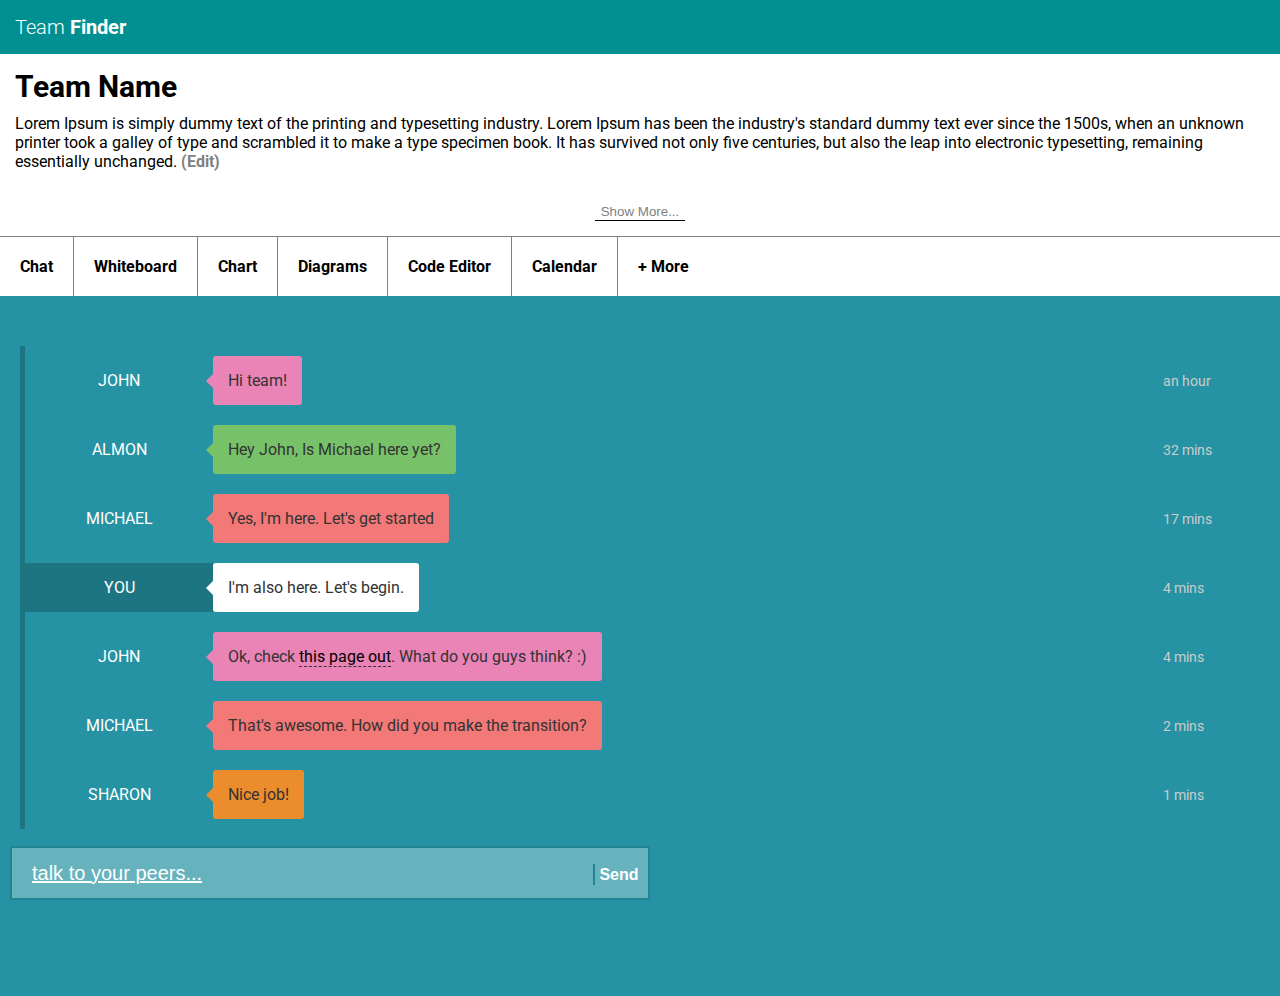
<file: index.html>
<!DOCTYPE html>
<html>
<head>
	<title>Team Collaboration App</title>
	<link rel="stylesheet" type="text/css" href="CSS/style.css">
      <link href='https://fonts.googleapis.com/css?family=Roboto:400,100,300,500,700,300italic|Roboto+Slab:400,300,700,100' rel='stylesheet' type='text/css'>
</head>
<body>
	<header>
		<div class="app-name">
			<h4>Team <span>Finder</span></h4>
		</div>
		<div class="team-name">
			<h2>Team Name</h2>
			<p>Lorem Ipsum is simply dummy text of the printing and typesetting industry. Lorem Ipsum has been the industry's standard dummy text ever since the 1500s, when an unknown printer took a galley of type and scrambled it to make a type specimen book. It has survived not only five centuries, but also the leap into electronic typesetting, remaining essentially unchanged. <span class="edit"><a href="#">(Edit)</a> </span></p>
		</div>
		<div class="show-more">
			<!--I'm not sure if this is a button or a link-->
			<!-- <a class="button" href="#">Show More</a>  -->	
			<button> Show More... </button>
		</div>
	</header>
	<nav>
		<ul class="top-nav">
			<li class="off-color"><a href="index.html">Chat</a></li><!--
			--><li class="off-color"><a href="whiteboard.html">Whiteboard</a></li><!--
			--><li><a href="#">Chart</a></li><!--
			--><li><a href="#">Diagrams</a></li><!--
			--><li><a href="#">Code Editor</a></li><!--
			--><li><a href="#">Calendar</a></li><!--
			--><li class="more"><a href="#">+ More</a></li>
		</ul>
	</nav>
	<div class="main-workspace clearfix">
		<!-- Add all HTML for the chat half of the main workspace  -->
		<div class="chat-space">
			<!-- We Show all messages in a stream-->
			<div class="chat-stream"> 	
				<!-- Define each message as a block containing name, message and time posted -->
				<div class="chat-block">	
					<div class="name">
						<p>John</p>
					</div>
					<div class="message pink-arrow">

						<p class="msg-pink">Hi team!</p>
					</div>
					<div class="time-past">
						<p>an hour</p>
					</div>
				</div>	
				<!-- Define each message as a block containing name, message and time posted -->
				<div class="chat-block">	
					<div class="name">
						<p>Almon</p>
					</div>
					<div class="message green-arrow">
						<p class="msg-green">Hey John, Is Michael here yet?</p>
					</div>
					<div class="time-past">
						<p>32 mins</p>
					</div>
				</div>
				<!-- Define each message as a block containing name, message and time posted -->
				<div class="chat-block">	
					<div class="name">
						<p>Michael</p>
					</div>
					<div class="message cerise-arrow">
						<p class="msg-cerise">Yes, I'm here. Let's get started</p>
					</div>
					<div class="time-past">
						<p>17 mins</p>
					</div>
				</div>
				<!-- Define each message as a block containing name, message and time posted -->
				<div class="chat-block">	
					<div class="name you">
						<p>You</p>
					</div>
					<div class="message white-arrow">
						<p class="msg-white">I'm also here. Let's begin.</p>
					</div>
					<div class="time-past">
						<p>4 mins</p>
					</div>
				</div>
				<!-- Define each message as a block containing name, message and time posted -->
				<div class="chat-block">	
					<div class="name">
						<p>John</p>
					</div>
					<div class="message pink-arrow">
						<p class="msg-pink">Ok, check <a href="#">this page out</a>. What do you guys think? :)</p>
					</div>
					<div class="time-past">
						<p>4 mins</p>
					</div>
				</div>
				<!-- Define each message as a block containing name, message and time posted -->
				<div class="chat-block">	
					<div class="name">
						<p>Michael</p>
					</div>
					<div class="message cerise-arrow">
						<p class="msg-cerise">That's awesome. How did you make the transition?</p>
					</div>
					<div class="time-past">
						<p>2 mins</p>
					</div>
				</div>
				<!-- Define each message as a block containing name, message and time posted -->
				<div class="chat-block">	
					<div class="name">
						<p>Sharon</p>
					</div>
					<div class="message orange-arrow">
						<p class="msg-orange">Nice job!</p>
					</div>
					<div class="time-past">
						<p>1 mins</p>
					</div>
				</div>
			</div>
		</div>
	</div>
	<footer>
		<!-- No footer information yet -->
		<input type="text" placeholder="talk to your peers..."></input>
		<button> <b>Send</b> </button>
		<!-- <button> Send </button> -->
	</footer>
</body>
</html>
</file>
<file: CSS/style.css>
*{
	-webkit-box-sizing:border-box;
	-moz-box-sizing:border-box;
	box-sizing: border-box;
}

/* defaults */
body {
	width:100%;
	color: white;
	margin: 0 auto;
	padding: 0;
	font-size: 100%;
	font-family: 'Roboto', serif;
}

h1, h2, h3, h4, p, li, ul, nav {
	margin: 0;
	padding: 0;
}

/* header styles */
.app-name {
	background-color: #009092;
	padding: 15px;
	font-size: 20px;
}

header h4 {
	font-weight: 300;
}

header span {
	font-weight: bold;
}

.team-name, .show-more {
	color:black;
	background-color: white;
	padding:15px;
}

.team-name h2 {
	font-size: 30px;
}

.show-more {
	text-align: center;
}

.show-more button, .edit a {
	color: gray;
	border: none;
	background-color: white;
	border-bottom:1px solid black;
}

.show-more button:hover {
	color:black;
}

.edit a {
	text-decoration: none;
	border: none;
}

.team-name p {
	margin-top:10px;
}


/* nav styles */

nav {
	border-top:1px solid gray;
	color:black;
	background-color: white;
}

.top-nav li {
	display: inline-block;
	border-right:1px solid;
	margin: 0;
	padding: 20px;
	border-right: 1px solid gray;
	font-weight: bold;
	text-decoration: none;
}



.top-nav li:nth-child(-n+2) a {
	color: salmon;
}

.top-nav li a:link, li a:visited {
	color: black;
}

.top-nav li:hover {
	background-color: #F2F2F2;
}

.top-nav li:last-child {
	border:none;
}


.top-nav a {
	text-decoration: none;
}

/*Main Content Area Styling*/

.main-workspace{
	height: 700px;
}

.main-workspace > div{
	
	display: inline-block;
	float: left;
}

.chat-space, .secondary-space{
	width: 100%;
	height: 100%
}

.chat-space{
	background-color:#2593A3;
}

.secondary-space{
	background-color:#646464;
}

.chat-stream{
	width:100%;
	background-color: #2593A3;
}

.chat-stream{
	padding-top: 50px;
}

.chat-stream > div{
	margin-left: 20px;
	border-left: 5px solid #1D7582;
	padding: 10px 0;
}

.you{
	background-color: #1D7582;
	padding: 15px 0;
}

.chat-block > div{
	display: inline-block;	
}

.chat-block .name{
	width: 15%;
}

.chat-block .name p{
	text-transform: uppercase;
	text-align: center;
}


.chat-block .message{
	width: 75%;
	position: relative;
	left: -4px;
}

.chat-block .message:before{
	right: 100%;
	top: 50%;
	border: solid transparent;
	content: " ";
	height: 0;
	width: 0;
	position: absolute;
	pointer-events: none;	
	border-width: 7px;
	margin-top: -7px;
}

.chat-block .pink-arrow:before{
	border-right-color: #EA84B6;
}

.chat-block .green-arrow:before{
	border-right-color: #77C269;
}

.chat-block .cerise-arrow:before{
	border-right-color: #F37878;
}

.chat-block .white-arrow:before{
	border-right-color: #FFF;
}

.chat-block .orange-arrow:before{
	border-right-color: #EC8D2D;
}

.chat-block .message p{
	padding: 15px;
	display: inline-block;
	border-radius: 3px;
	color: #333;
}

.chat-block .message a{
	color: #000;
	border-bottom: 1px dashed #333;
	text-decoration: none;
}

.chat-block .time-past{
	width: 9%;
}

.chat-block .time-past p{
	font-size: 14px;
	color: #ccc;
}
.msg-pink{
	background-color: #EA84B6;
}


.msg-green{
	background-color: #77C269;
}

.msg-cerise{
	background-color: #F37878;
}

.msg-white{
	background-color: #FFF;
}

.msg-orange{
	background-color: #EC8D2D;
}

.whiteboard{
	background-color: #646464;
	width: 100%;
	padding: 0 30px 30px 30px;
}

.whiteboard .title h4{
	text-align: center;
	padding: 20px;
	color: #fff;
}

.whiteboard .artboard img{
	width: 100%;
	box-shadow: 0 3px 2px -2px #000;
}

.whiteboard .art-tools ul{
	margin-top: 20px;
	display: table;
    height: 40px;
    width: 100%;
    box-shadow: 0 3px 2px -2px #000;
}

.whiteboard .art-tools ul li{
	display: table-cell;
    height: 40px;
    width: 20%;  /* (100 / numItems)% */
    line-height: 40px;
    text-align: center;
    background: #fff;
    white-space: nowrap;
    color:#333;
}

/* footer styles */

footer {
	position: fixed;
	left:10px;
	bottom: 0px;
	width: 50%;
	border:2px solid #218492;
	background-color: #66b3be;
}


footer input[type=text] {
	height:50px;
	width:90%;
	font-size: 20px;
	background-color: #66b3be;
	border:0;
	color:white;
	outline:none;
	padding-left: 20px;
	/*border-color: #2593A3;*/
	/*box-shadow: 1px 1px 1px #2593A3;*/
	/*text-align: center;*/

}


footer button:before{
	content: "";
	height: 0;
	width: 0;
	padding: 2px;
	border-left:2px solid #218492;
}

footer button {
	width:8%;
	border-radius: 5px;
	margin-top: 10px;
	background-color: transparent;
	background-repeat:no-repeat;
    border: none;
    border-left:1px;
    cursor:pointer;
    overflow: hidden;
    color:white;
    outline:none;
    padding:5px;
    font-size: 16px;
}






::-webkit-input-placeholder {
   color: white;
   text-decoration: underline;
}

/*Utility classes*/

.clearfix::after{
	content: "";
	clear: both;
	display: block;
}

.half{
	width: 50%;
}
</file>
